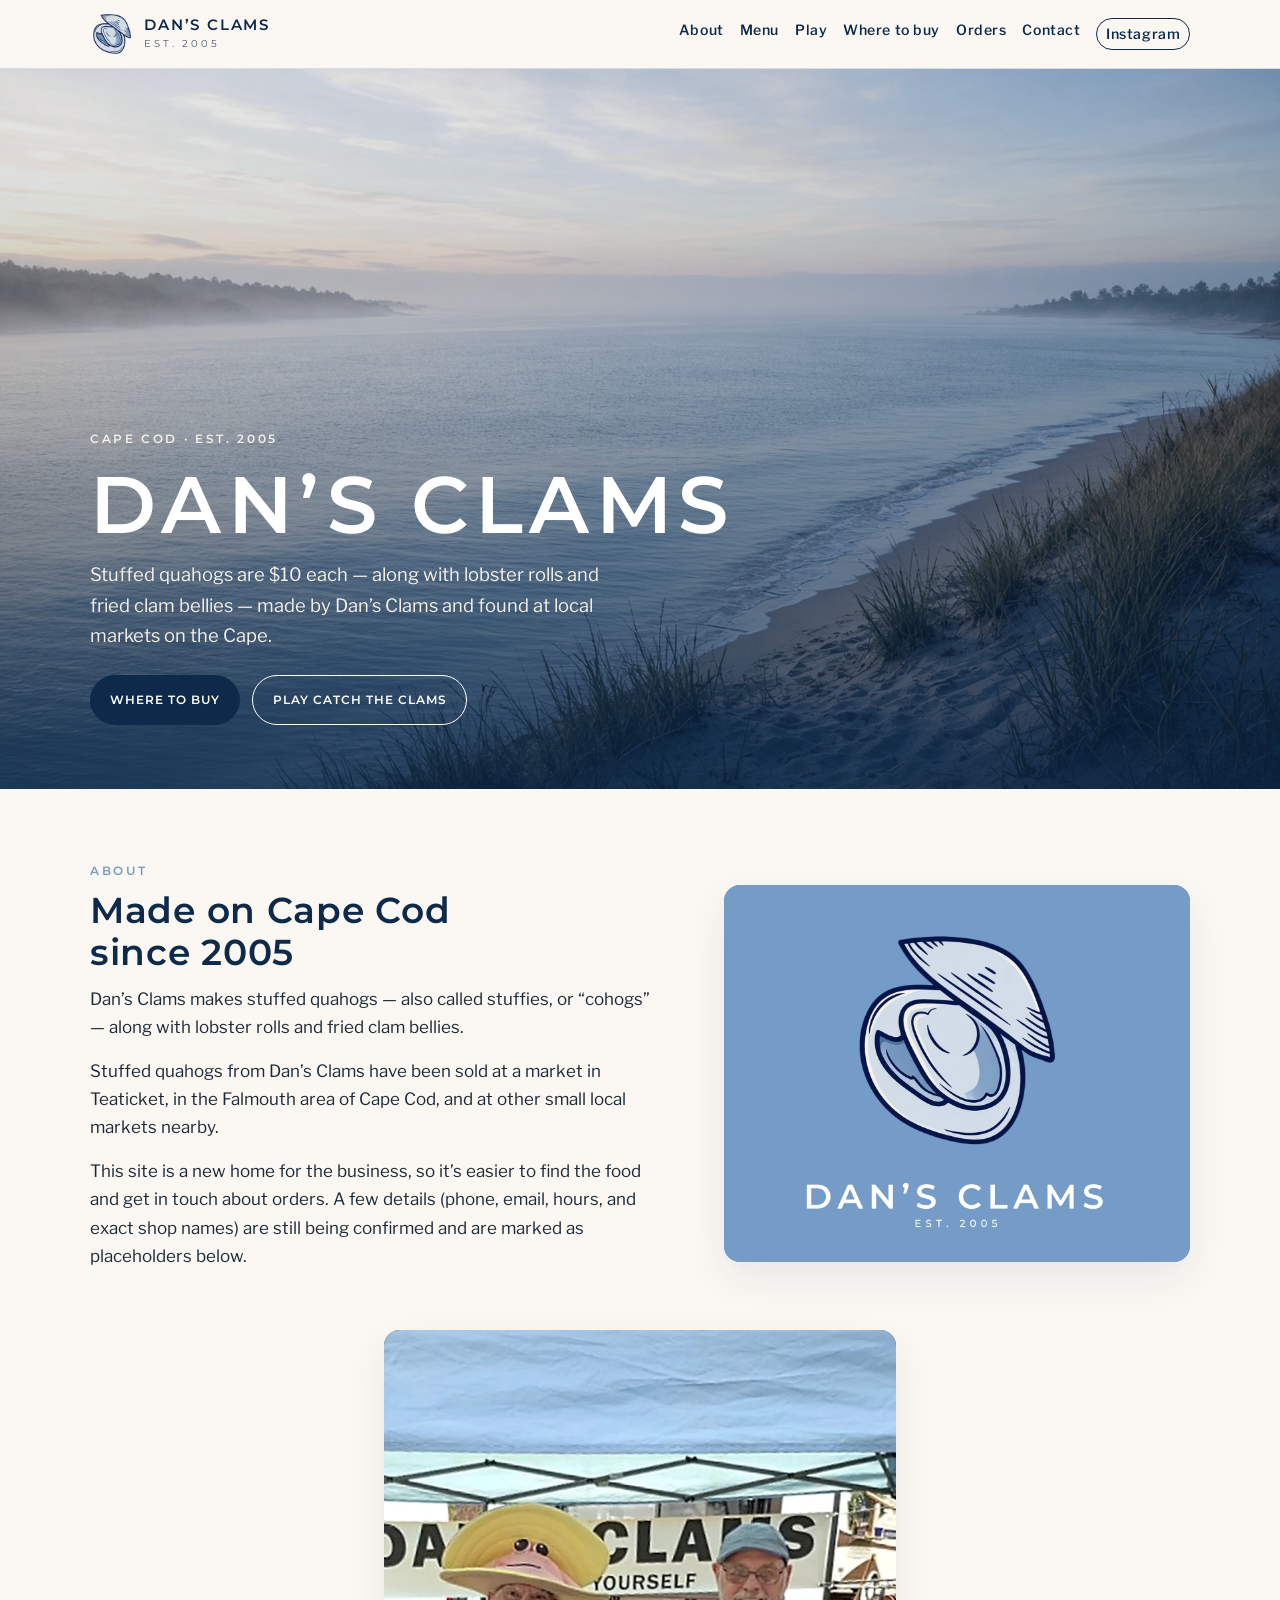
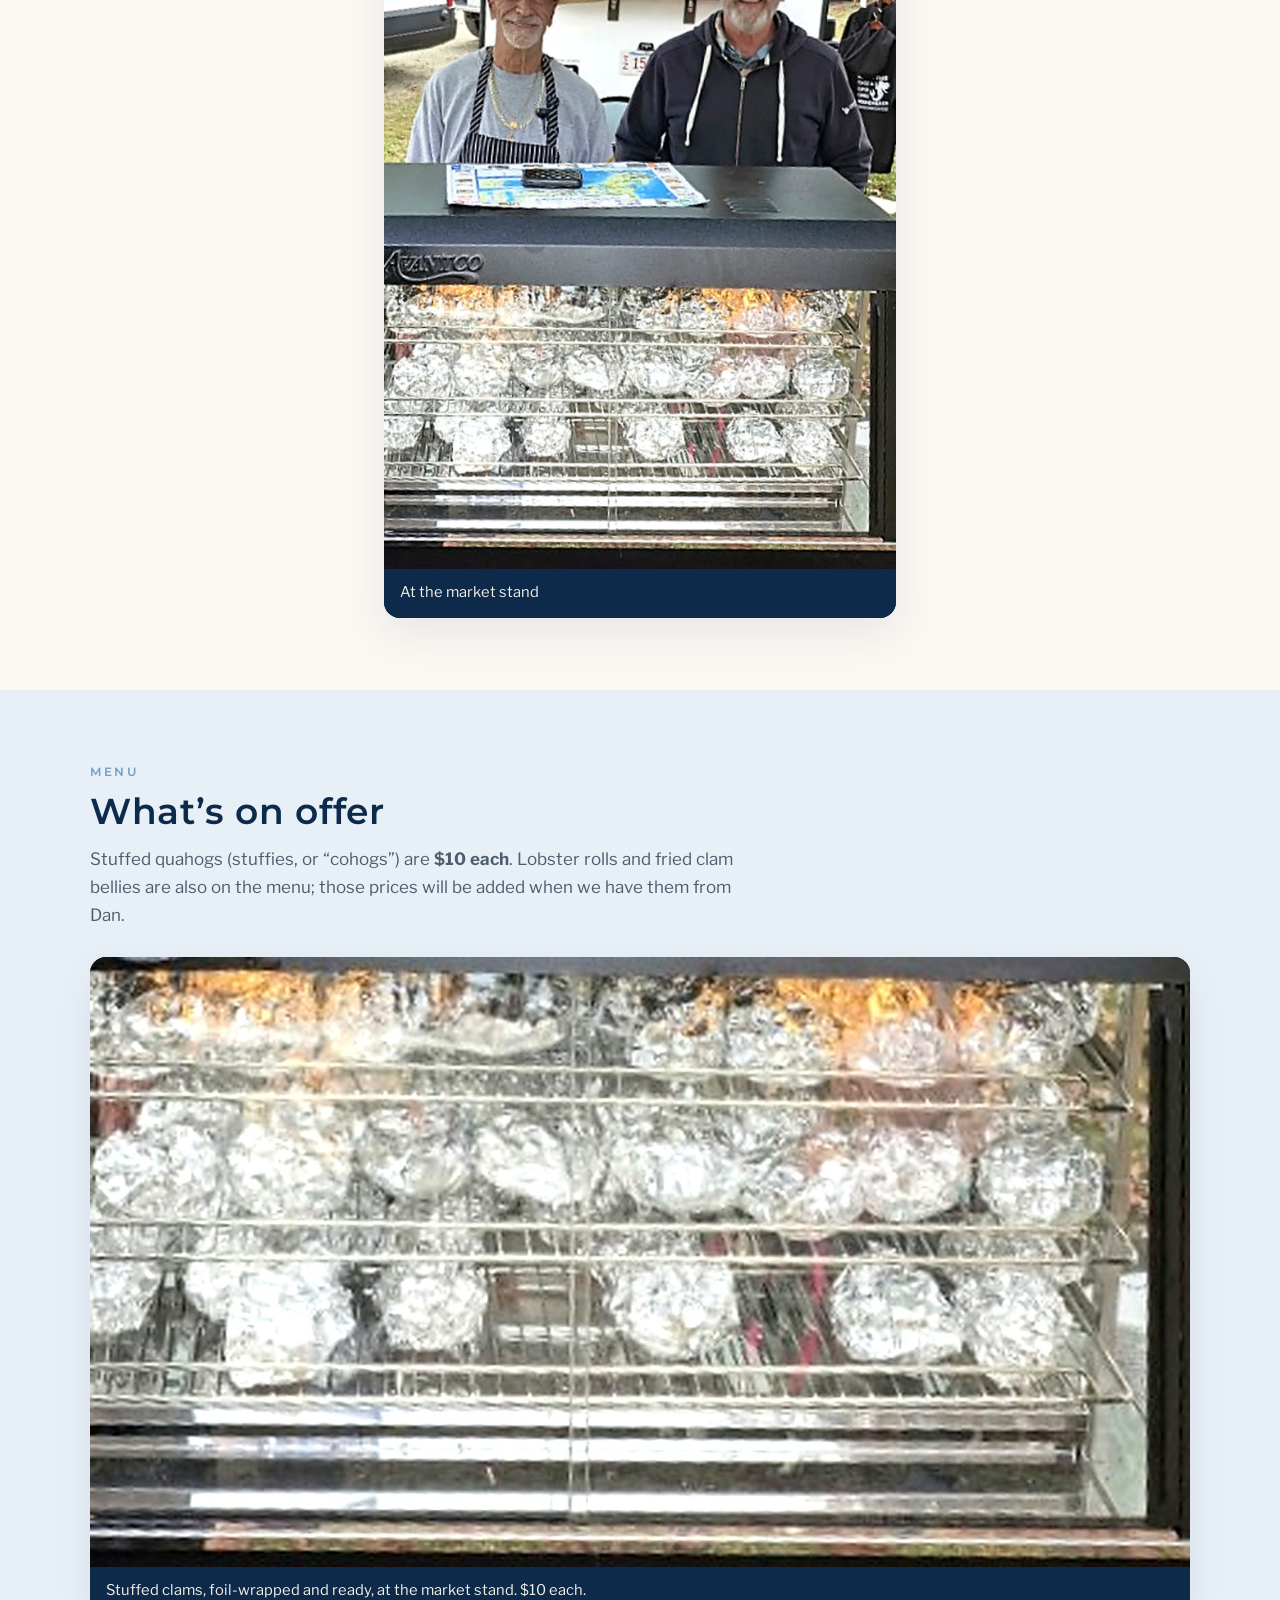
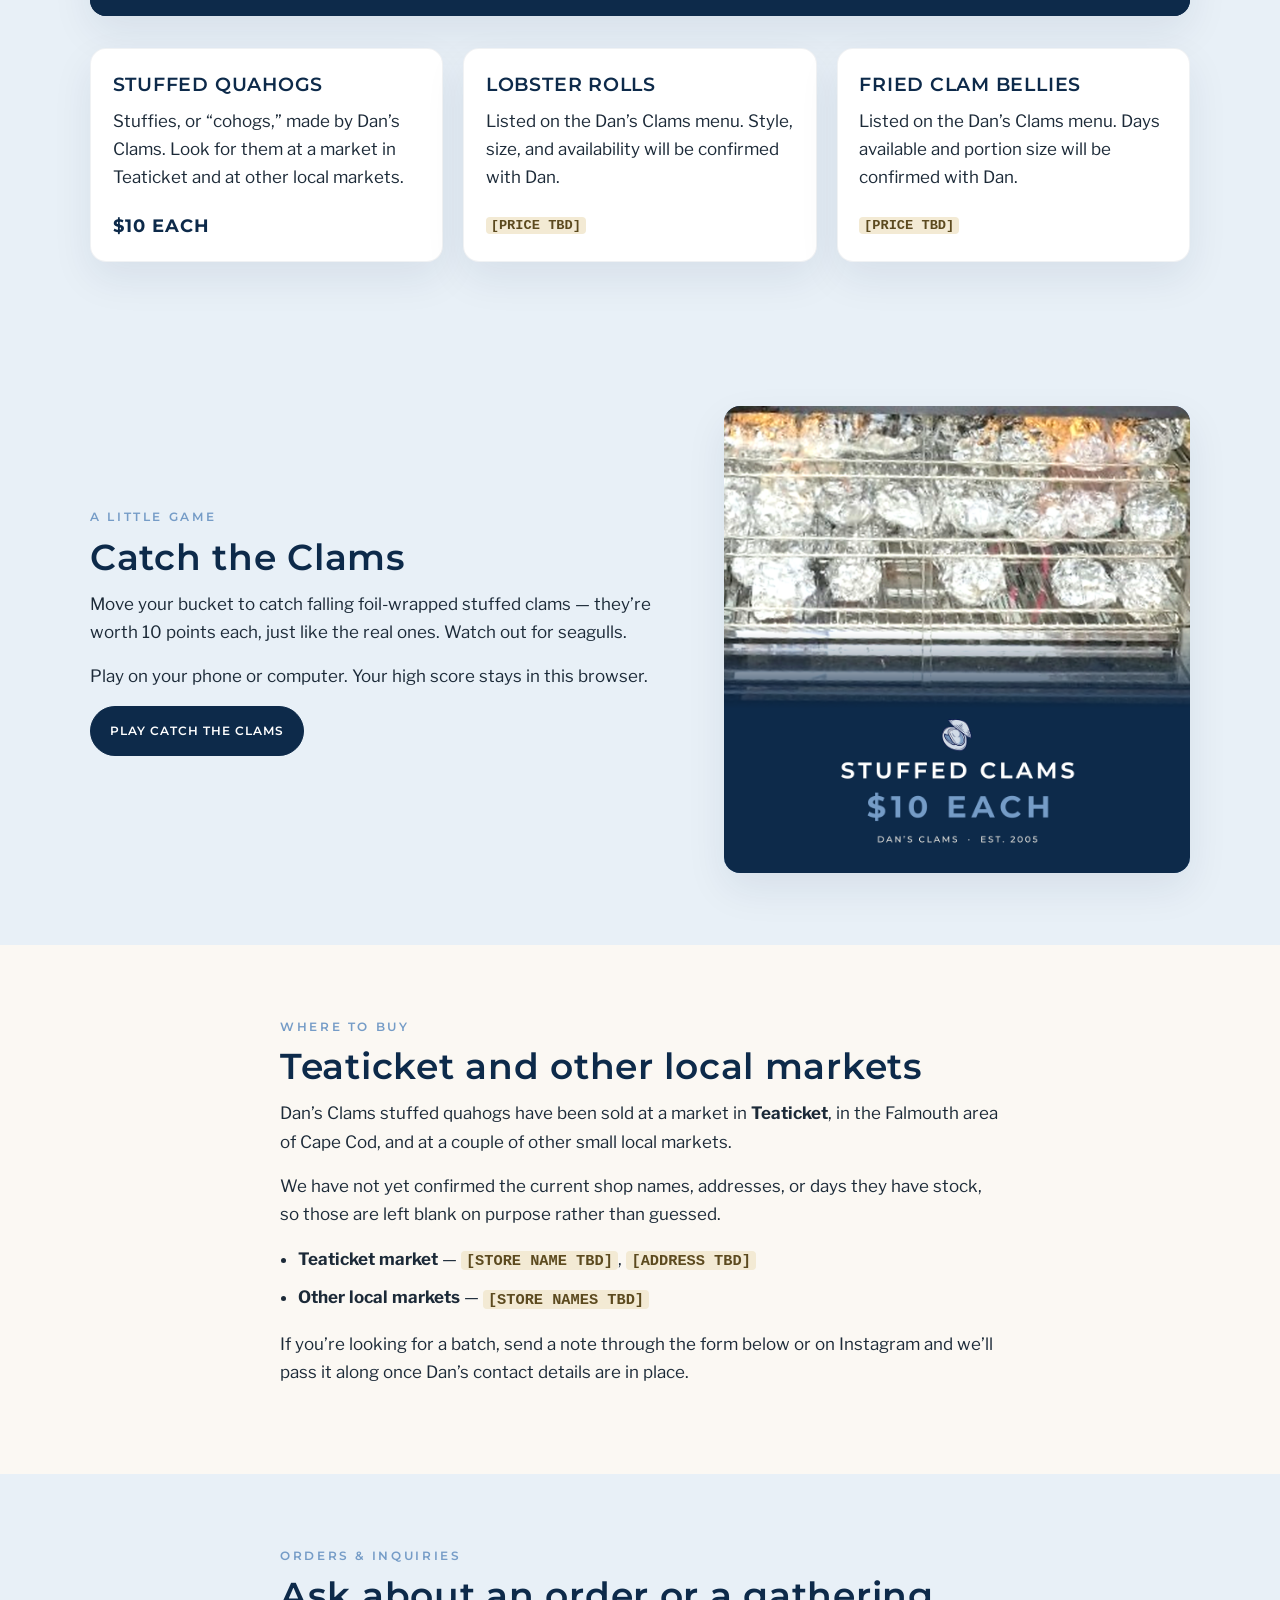
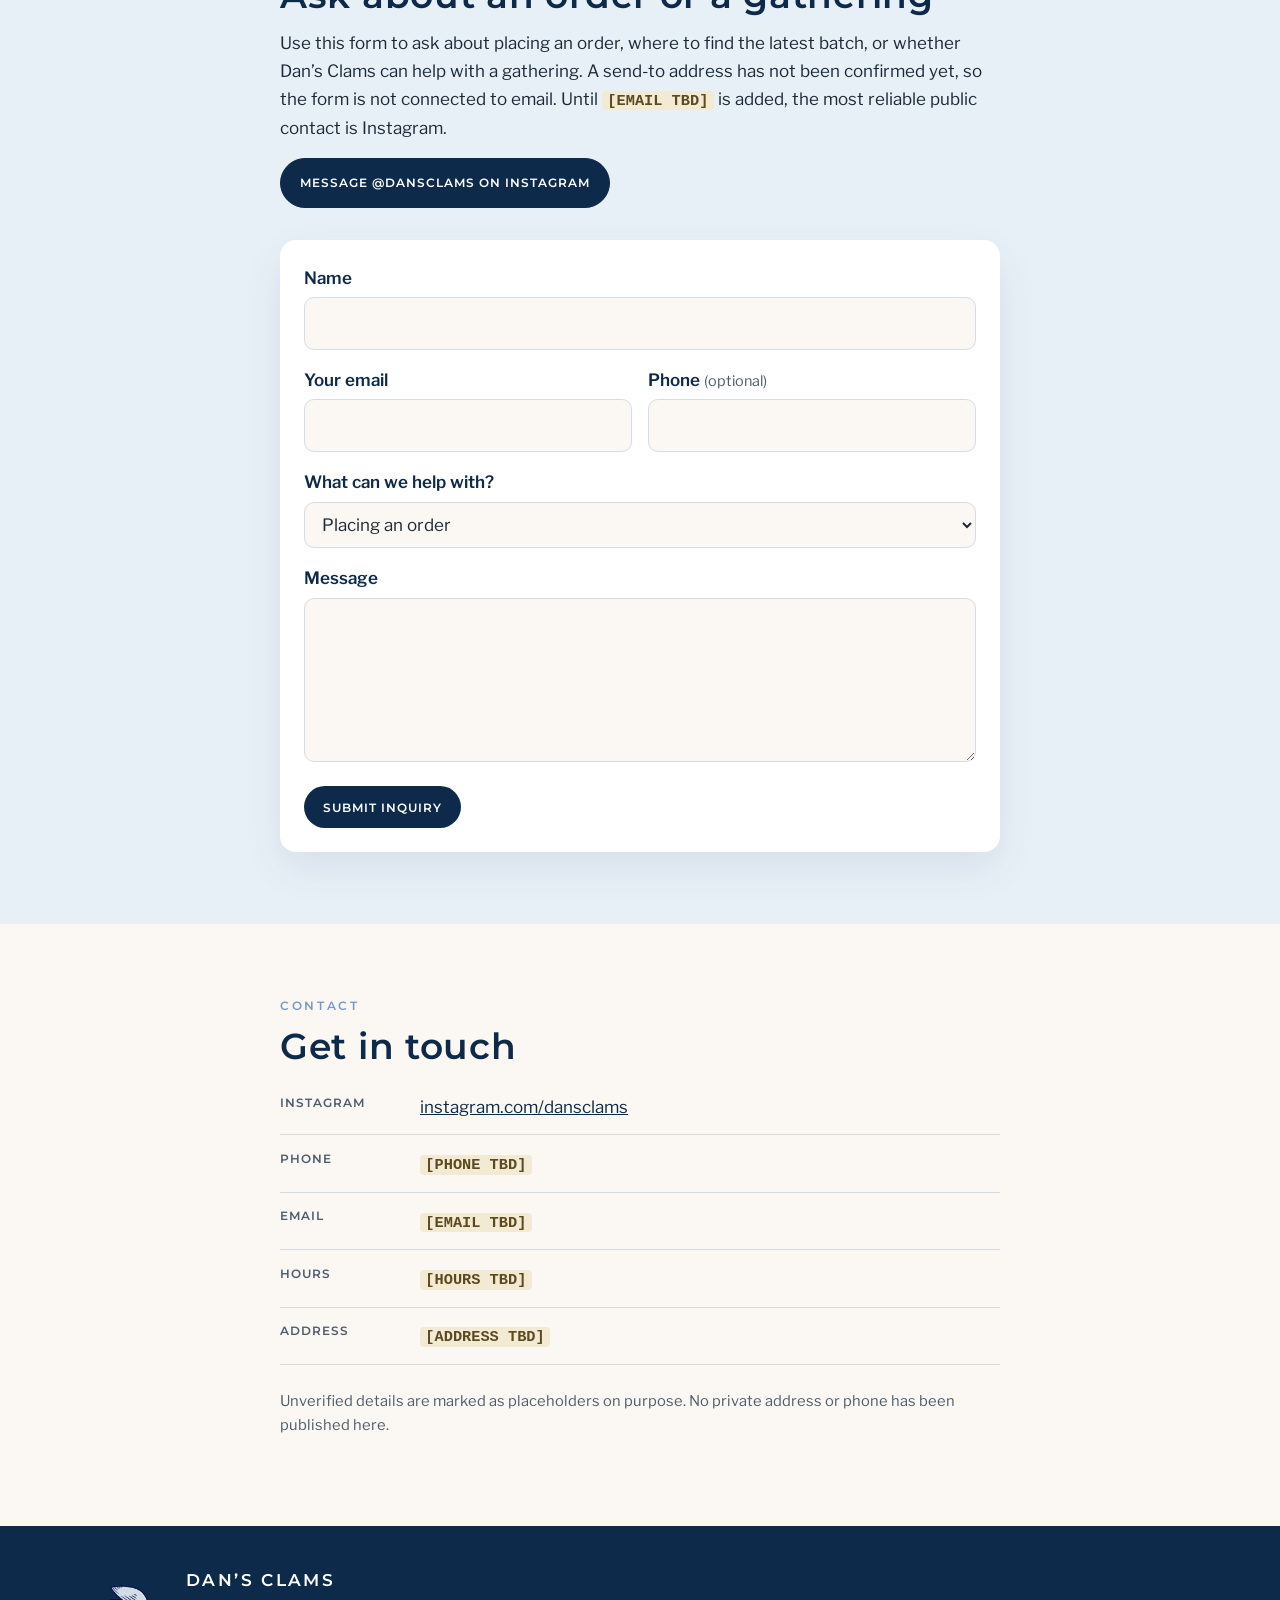
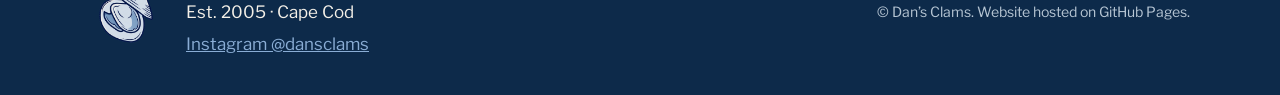
<file: index.html>
<!DOCTYPE html>
<html lang="en">
<head>
  <meta charset="utf-8">
  <meta name="viewport" content="width=device-width, initial-scale=1">
  <title>Dan’s Clams — Stuffed Quahogs on Cape Cod</title>
  <meta name="description" content="Dan’s Clams, est. 2005. Stuffed quahogs are $10 each. Also lobster rolls and fried clam bellies. Look for them at a market in Teaticket and other local Cape Cod markets.">
  <link rel="canonical" href="https://platinum00001.github.io/dans-clams/">
  <meta property="og:title" content="Dan’s Clams — Stuffed Quahogs on Cape Cod">
  <meta property="og:description" content="Stuffed quahogs are $10 each. Lobster rolls and fried clam bellies too. Est. 2005.">
  <meta property="og:image" content="https://platinum00001.github.io/dans-clams/assets/brand/png/facebook-cover.png">
  <meta property="og:type" content="website">
  <meta name="twitter:card" content="summary_large_image">
  <link rel="icon" type="image/png" sizes="32x32" href="assets/brand/png/favicon-32.png">
  <link rel="icon" type="image/png" sizes="512x512" href="assets/brand/png/favicon-512.png">
  <link rel="apple-touch-icon" href="assets/brand/png/apple-touch-icon.png">
  <link rel="preconnect" href="https://fonts.googleapis.com">
  <link rel="preconnect" href="https://fonts.gstatic.com" crossorigin>
  <link href="https://fonts.googleapis.com/css2?family=Libre+Franklin:ital,wght@0,400;0,500;0,600;1,400&family=Montserrat:wght@500;600;700&display=swap" rel="stylesheet">
  <link rel="stylesheet" href="css/styles.css">
</head>
<body>
  <a class="skip-link" href="#main">Skip to content</a>

  <header class="site-header">
    <div class="wrap header-inner">
      <a class="wordmark" href="#top">
        <img src="assets/brand/png/clam-icon-transparent.png" width="56" height="59" alt="">
        <span class="wordmark-text">
          <span class="wordmark-name">Dan’s Clams</span>
          <span class="wordmark-est">Est. 2005</span>
        </span>
      </a>
      <nav class="nav" aria-label="Primary">
        <a href="#about">About</a>
        <a href="#menu">Menu</a>
        <a href="game.html">Play</a>
        <a href="#where">Where to buy</a>
        <a href="#inquire">Orders</a>
        <a href="#contact">Contact</a>
        <a class="nav-ig" href="https://www.instagram.com/dansclams" rel="noopener noreferrer" target="_blank">Instagram</a>
      </nav>
    </div>
  </header>

  <main id="main">
    <section class="hero" id="top" aria-labelledby="hero-title">
      <img class="hero-photo" src="assets/brand/png/hero-beach.png" alt="A quiet Cape Cod shoreline at first light.">
      <div class="hero-scrim"></div>
      <div class="wrap hero-copy">
        <p class="eyebrow">Cape Cod · Est. 2005</p>
        <h1 id="hero-title">Dan’s Clams</h1>
        <p class="lede">Stuffed quahogs are $10 each — along with lobster rolls and fried clam bellies — made by Dan’s Clams and found at local markets on the Cape.</p>
        <p class="hero-actions">
          <a class="btn btn-primary" href="#where">Where to buy</a>
          <a class="btn btn-ghost" href="game.html">Play Catch the Clams</a>
        </p>
      </div>
    </section>

    <section class="section" id="about">
      <div class="wrap split">
        <div>
          <p class="eyebrow">About</p>
          <h2>Made on Cape Cod since&nbsp;2005</h2>
          <p>Dan’s Clams makes stuffed quahogs — also called stuffies, or “cohogs” — along with lobster rolls and fried clam bellies.</p>
          <p>Stuffed quahogs from Dan’s Clams have been sold at a market in Teaticket, in the Falmouth area of Cape Cod, and at other small local markets nearby.</p>
          <p>This site is a new home for the business, so it’s easier to find the food and get in touch about orders. A few details (phone, email, hours, and exact shop names) are still being confirmed and are marked as placeholders below.</p>
        </div>
        <figure class="about-mark">
          <img src="assets/brand/png/logo-wordmark-on-blue.png" width="700" height="565" alt="Dan’s Clams logo: a line-drawn open quahog, the name Dan’s Clams, and Est. 2005.">
        </figure>
      </div>
      <div class="wrap">
        <figure class="stand-photo">
          <picture>
            <source type="image/webp" srcset="assets/photos/stand.webp">
            <img src="assets/photos/stand.jpg" width="1248" height="2046" alt="The Dan’s Clams market stand under a light-blue tent, with two people behind a heated case of foil-wrapped stuffed clams.">
          </picture>
          <figcaption>At the market stand</figcaption>
        </figure>
      </div>
    </section>

    <section class="section section-alt" id="menu">
      <div class="wrap">
        <p class="eyebrow">Menu</p>
        <h2>What’s on offer</h2>
        <p class="section-intro">Stuffed quahogs (stuffies, or “cohogs”) are <strong>$10 each</strong>. Lobster rolls and fried clam bellies are also on the menu; those prices will be added when we have them from Dan.</p>
        <figure class="menu-photo">
          <img src="assets/photos/clam-case.jpg" width="1616" height="896" alt="Foil-wrapped stuffed clams stacked on racks in a heated display case at the Dan’s Clams market stand.">
          <figcaption>Stuffed clams, foil-wrapped and ready, at the market stand. $10 each.</figcaption>
        </figure>
        <ul class="cards">
          <li class="card">
            <h3>Stuffed quahogs</h3>
            <p>Stuffies, or “cohogs,” made by Dan’s Clams. Look for them at a market in Teaticket and at other local markets.</p>
            <p class="price"><span class="price-now">$10 each</span></p>
          </li>
          <li class="card">
            <h3>Lobster rolls</h3>
            <p>Listed on the Dan’s Clams menu. Style, size, and availability will be confirmed with Dan.</p>
            <p class="price"><span class="tbd">[PRICE TBD]</span></p>
          </li>
          <li class="card">
            <h3>Fried clam bellies</h3>
            <p>Listed on the Dan’s Clams menu. Days available and portion size will be confirmed with Dan.</p>
            <p class="price"><span class="tbd">[PRICE TBD]</span></p>
          </li>
        </ul>
      </div>
    </section>


    <section class="section section-alt" id="play">
      <div class="wrap split">
        <div>
          <p class="eyebrow">A little game</p>
          <h2>Catch the Clams</h2>
          <p>Move your bucket to catch falling foil-wrapped stuffed clams — they’re worth 10 points each, just like the real ones. Watch out for seagulls.</p>
          <p>Play on your phone or computer. Your high score stays in this browser.</p>
          <p><a class="btn btn-primary" href="game.html">Play Catch the Clams</a></p>
        </div>
        <figure class="about-mark play-preview">
          <img src="assets/brand/png/promo-stuffed-clams-10.png" width="1080" height="1080" alt="Dan’s Clams promo: foil-wrapped stuffed clams in a warmer, with the logo and the price $10 each.">
        </figure>
      </div>
    </section>

    <section class="section" id="where">
      <div class="wrap narrow">
        <p class="eyebrow">Where to buy</p>
        <h2>Teaticket and other local markets</h2>
        <p>Dan’s Clams stuffed quahogs have been sold at a market in <strong>Teaticket</strong>, in the Falmouth area of Cape Cod, and at a couple of other small local markets.</p>
        <p>We have not yet confirmed the current shop names, addresses, or days they have stock, so those are left blank on purpose rather than guessed.</p>
        <ul class="plain-list">
          <li><strong>Teaticket market</strong> — <span class="tbd">[STORE NAME TBD]</span>, <span class="tbd">[ADDRESS TBD]</span></li>
          <li><strong>Other local markets</strong> — <span class="tbd">[STORE NAMES TBD]</span></li>
        </ul>
        <p>If you’re looking for a batch, send a note through the form below or on Instagram and we’ll pass it along once Dan’s contact details are in place.</p>
      </div>
    </section>

    <section class="section section-alt" id="inquire">
      <div class="wrap narrow">
        <p class="eyebrow">Orders &amp; inquiries</p>
        <h2>Ask about an order or a gathering</h2>
        <p>Use this form to ask about placing an order, where to find the latest batch, or whether Dan’s Clams can help with a gathering. A send-to address has not been confirmed yet, so the form is not connected to email. Until <span class="tbd">[EMAIL TBD]</span> is added, the most reliable public contact is Instagram.</p>
        <p><a class="btn btn-primary" href="https://www.instagram.com/dansclams" rel="noopener noreferrer" target="_blank">Message @dansclams on Instagram</a></p>
        <form class="inquire-form" action="#" method="post" onsubmit="return window.dansClamsForm(event)">
          <div class="field">
            <label for="name">Name</label>
            <input id="name" name="name" type="text" autocomplete="name" required>
          </div>
          <div class="field-row">
            <div class="field">
              <label for="email">Your email</label>
              <input id="email" name="email" type="email" autocomplete="email" required>
            </div>
            <div class="field">
              <label for="phone">Phone <span class="optional">(optional)</span></label>
              <input id="phone" name="phone" type="tel" autocomplete="tel">
            </div>
          </div>
          <div class="field">
            <label for="topic">What can we help with?</label>
            <select id="topic" name="topic">
              <option value="order">Placing an order</option>
              <option value="where">Where to buy</option>
              <option value="gathering">A gathering or event</option>
              <option value="other">Something else</option>
            </select>
          </div>
          <div class="field">
            <label for="message">Message</label>
            <textarea id="message" name="message" rows="5" required></textarea>
          </div>
          <button class="btn btn-primary" type="submit">Submit inquiry</button>
          <p class="form-note" id="form-note" hidden></p>
        </form>
      </div>
    </section>

    <section class="section" id="contact">
      <div class="wrap narrow">
        <p class="eyebrow">Contact</p>
        <h2>Get in touch</h2>
        <dl class="contact-list">
          <div>
            <dt>Instagram</dt>
            <dd><a href="https://www.instagram.com/dansclams" rel="noopener noreferrer" target="_blank">instagram.com/dansclams</a></dd>
          </div>
          <div>
            <dt>Phone</dt>
            <dd><span class="tbd">[PHONE TBD]</span></dd>
          </div>
          <div>
            <dt>Email</dt>
            <dd><span class="tbd">[EMAIL TBD]</span></dd>
          </div>
          <div>
            <dt>Hours</dt>
            <dd><span class="tbd">[HOURS TBD]</span></dd>
          </div>
          <div>
            <dt>Address</dt>
            <dd><span class="tbd">[ADDRESS TBD]</span></dd>
          </div>
        </dl>
        <p class="fineprint">Unverified details are marked as placeholders on purpose. No private address or phone has been published here.</p>
      </div>
    </section>
  </main>

  <footer class="site-footer">
    <div class="wrap footer-inner">
      <img class="footer-mark" src="assets/brand/png/logo-icon.png" width="72" height="72" alt="">
      <div>
        <p class="footer-name">Dan’s Clams</p>
        <p>Est. 2005 · Cape Cod</p>
        <p><a href="https://www.instagram.com/dansclams" rel="noopener noreferrer" target="_blank">Instagram @dansclams</a></p>
      </div>
      <p class="footer-copy">© Dan’s Clams. Website hosted on GitHub Pages.</p>
    </div>
  </footer>

  <script>
    window.dansClamsForm = function (event) {
      event.preventDefault();
      var note = document.getElementById("form-note");
      note.hidden = false;
      note.textContent = "Thanks — this form is not connected yet, because an email address has not been confirmed ([EMAIL TBD]). Please send a message on Instagram at instagram.com/dansclams in the meantime.";
      return false;
    };
  </script>
</body>
</html>
</file>
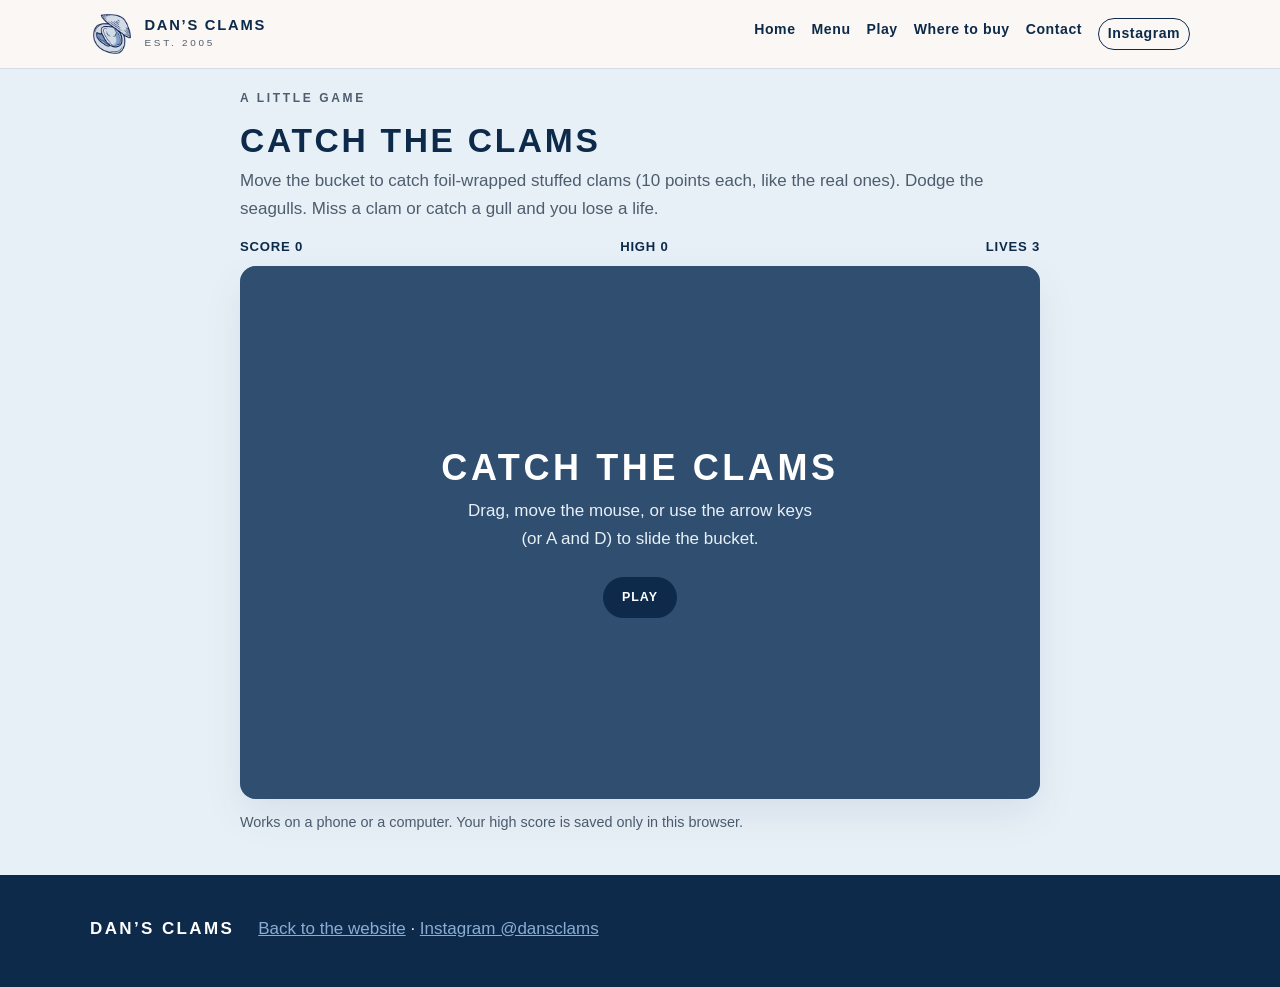
<file: game.html>
<!DOCTYPE html>
<html lang="en">
<head>
  <meta charset="utf-8">
  <meta name="viewport" content="width=device-width, initial-scale=1, maximum-scale=1, user-scalable=no">
  <title>Catch the Clams — Dan’s Clams</title>
  <meta name="description" content="Catch falling foil-wrapped stuffed clams and dodge seagulls in this little Dan’s Clams game.">
  <link rel="canonical" href="https://platinum00001.github.io/dans-clams/game.html">
  <link rel="icon" type="image/png" sizes="32x32" href="assets/brand/png/favicon-32.png">
  <link rel="apple-touch-icon" href="assets/brand/png/apple-touch-icon.png">
  <link rel="stylesheet" href="css/styles.css">
  <style>
    .game-page { background: #e8f0f7; }
    .game-wrap { width: min(800px, calc(100% - 1.5rem)); margin: 1.25rem auto 2.5rem; }
    .game-head h1 {
      font-size: clamp(1.5rem, 5vw, 2.1rem);
      letter-spacing: 0.08em;
      text-transform: uppercase;
      margin-bottom: 0.35rem;
    }
    .game-head p { color: var(--muted); margin-bottom: 0.85rem; }
    .hud {
      display: flex;
      justify-content: space-between;
      gap: 0.75rem;
      flex-wrap: wrap;
      font-family: var(--font-display);
      font-weight: 600;
      letter-spacing: 0.06em;
      text-transform: uppercase;
      font-size: 0.82rem;
      color: var(--navy);
      margin-bottom: 0.5rem;
    }
    .stage {
      position: relative;
      background: #7ba4c8;
      border-radius: 16px;
      overflow: hidden;
      box-shadow: var(--shadow);
      touch-action: none;
    }
    #game {
      display: block;
      width: 100%;
      height: auto;
      vertical-align: middle;
      background: #8aadd5;
    }
    .overlay {
      position: absolute;
      inset: 0;
      display: flex;
      flex-direction: column;
      align-items: center;
      justify-content: center;
      text-align: center;
      padding: 1.25rem;
      background: rgba(13, 42, 74, 0.72);
      color: #f4f0e8;
    }
    .overlay[hidden] { display: none; }
    .overlay h2 {
      color: #fff;
      letter-spacing: 0.1em;
      text-transform: uppercase;
      margin-bottom: 0.5rem;
    }
    .overlay p { color: #e8f0f7; max-width: 22rem; }
    .overlay .btn { margin-top: 0.5rem; cursor: pointer; border: 0; }
    .hint { font-size: 0.9rem; color: var(--muted); margin: 0.75rem 0 0; }
    .site-header .wordmark { text-decoration: none; }
  </style>
</head>
<body class="game-page">
  <a class="skip-link" href="#game-main">Skip to game</a>
  <header class="site-header">
    <div class="wrap header-inner">
      <a class="wordmark" href="index.html">
        <img src="assets/brand/png/clam-icon-transparent.png" width="56" height="59" alt="">
        <span class="wordmark-text">
          <span class="wordmark-name">Dan’s Clams</span>
          <span class="wordmark-est">Est. 2005</span>
        </span>
      </a>
      <nav class="nav" aria-label="Primary">
        <a href="index.html">Home</a>
        <a href="index.html#menu">Menu</a>
        <a href="game.html" aria-current="page">Play</a>
        <a href="index.html#where">Where to buy</a>
        <a href="index.html#contact">Contact</a>
        <a class="nav-ig" href="https://www.instagram.com/dansclams" rel="noopener noreferrer" target="_blank">Instagram</a>
      </nav>
    </div>
  </header>

  <main id="game-main" class="game-wrap">
    <div class="game-head">
      <p class="eyebrow">A little game</p>
      <h1>Catch the Clams</h1>
      <p>Move the bucket to catch foil-wrapped stuffed clams (10 points each, like the real ones). Dodge the seagulls. Miss a clam or catch a gull and you lose a life.</p>
    </div>
    <div class="hud" aria-live="polite">
      <span>Score <strong id="score">0</strong></span>
      <span>High <strong id="high">0</strong></span>
      <span>Lives <strong id="lives">3</strong></span>
    </div>
    <div class="stage" id="stage">
      <canvas id="game" width="720" height="480" role="img" aria-label="Catch the Clams game canvas"></canvas>
      <div class="overlay" id="start-screen">
        <h2>Catch the Clams</h2>
        <p>Drag, move the mouse, or use the arrow keys (or A and D) to slide the bucket.</p>
        <button class="btn btn-primary" type="button" id="start-btn">Play</button>
      </div>
      <div class="overlay" id="end-screen" hidden>
        <h2>Game over</h2>
        <p id="end-copy"></p>
        <button class="btn btn-primary" type="button" id="restart-btn">Play again</button>
      </div>
    </div>
    <p class="hint">Works on a phone or a computer. Your high score is saved only in this browser.</p>
  </main>

  <footer class="site-footer">
    <div class="wrap footer-inner">
      <p class="footer-name">Dan’s Clams</p>
      <p><a href="index.html">Back to the website</a> · <a href="https://www.instagram.com/dansclams" rel="noopener noreferrer" target="_blank">Instagram @dansclams</a></p>
    </div>
  </footer>

  <script>
  (function () {
    var HS_KEY = "dansClamsCatchHighScore";
    var canvas = document.getElementById("game");
    var ctx = canvas.getContext("2d");
    var stage = document.getElementById("stage");
    var startScreen = document.getElementById("start-screen");
    var endScreen = document.getElementById("end-screen");
    var endCopy = document.getElementById("end-copy");
    var scoreEl = document.getElementById("score");
    var highEl = document.getElementById("high");
    var livesEl = document.getElementById("lives");

    var W = 720, H = 480;
    var dpr = Math.max(1, Math.min(2, window.devicePixelRatio || 1));

    var state = "ready"; // ready | playing | over
    var score = 0;
    var lives = 3;
    var high = 0;
    try { high = parseInt(localStorage.getItem(HS_KEY) || "0", 10) || 0; } catch (e) { high = 0; }
    highEl.textContent = String(high);

    var bucket = { x: W / 2, y: H - 58, w: 108, h: 44, speed: 420 };
    var keys = { left: false, right: false };
    var items = [];
    var spawnT = 0;
    var spawnEvery = 1.05;
    var elapsed = 0;
    var last = 0;
    var raf = 0;

    function resize() {
      var cssW = stage.clientWidth;
      var cssH = Math.round(cssW * (H / W));
      canvas.style.width = cssW + "px";
      canvas.style.height = cssH + "px";
      canvas.width = Math.round(cssW * dpr);
      canvas.height = Math.round(cssH * dpr);
      ctx.setTransform(dpr * cssW / W, 0, 0, dpr * cssH / H, 0, 0);
    }
    window.addEventListener("resize", resize);
    resize();

    function pointerX(event) {
      var rect = canvas.getBoundingClientRect();
      var clientX = event.clientX;
      if (event.touches && event.touches[0]) clientX = event.touches[0].clientX;
      return ((clientX - rect.left) / rect.width) * W;
    }
    function moveTo(x) {
      bucket.x = Math.max(bucket.w / 2, Math.min(W - bucket.w / 2, x));
    }
    canvas.addEventListener("mousemove", function (e) {
      if (state === "playing") moveTo(pointerX(e));
    });
    canvas.addEventListener("mousedown", function (e) {
      if (state === "playing") moveTo(pointerX(e));
    });
    stage.addEventListener("touchstart", function (e) {
      if (state !== "playing") return;
      e.preventDefault();
      moveTo(pointerX(e));
    }, { passive: false });
    stage.addEventListener("touchmove", function (e) {
      if (state !== "playing") return;
      e.preventDefault();
      moveTo(pointerX(e));
    }, { passive: false });

    window.addEventListener("keydown", function (e) {
      if (e.key === "ArrowLeft" || e.key === "a" || e.key === "A") keys.left = true;
      if (e.key === "ArrowRight" || e.key === "d" || e.key === "D") keys.right = true;
      if ((e.key === "Enter" || e.key === " ") && state !== "playing") {
        e.preventDefault();
        startGame();
      }
    });
    window.addEventListener("keyup", function (e) {
      if (e.key === "ArrowLeft" || e.key === "a" || e.key === "A") keys.left = false;
      if (e.key === "ArrowRight" || e.key === "d" || e.key === "D") keys.right = false;
    });

    function resetRound() {
      score = 0;
      lives = 3;
      items = [];
      spawnT = 0;
      spawnEvery = 1.05;
      elapsed = 0;
      bucket.x = W / 2;
      updateHud();
    }
    function updateHud() {
      scoreEl.textContent = String(score);
      livesEl.textContent = String(lives);
      highEl.textContent = String(high);
    }
    function startGame() {
      resetRound();
      state = "playing";
      startScreen.hidden = true;
      endScreen.hidden = true;
      last = performance.now();
      if (raf) cancelAnimationFrame(raf);
      raf = requestAnimationFrame(loop);
    }
    document.getElementById("start-btn").addEventListener("click", startGame);
    document.getElementById("restart-btn").addEventListener("click", startGame);

    function spawn() {
      var isGull = Math.random() < Math.min(0.28, 0.12 + elapsed * 0.01);
      var x = 40 + Math.random() * (W - 80);
      var speed = (isGull ? 150 : 120) + elapsed * 8 + Math.random() * 70;
      items.push({
        type: isGull ? "gull" : "clam",
        x: x,
        y: -28,
        r: isGull ? 22 : 20,
        vy: speed,
        flap: Math.random() * Math.PI * 2
      });
    }

    function hitBucket(it) {
      var left = bucket.x - bucket.w / 2 + 8;
      var right = bucket.x + bucket.w / 2 - 8;
      var top = bucket.y - 6;
      var bottom = bucket.y + bucket.h / 2;
      return it.x > left && it.x < right && it.y + it.r > top && it.y - it.r < bottom;
    }

    function loseLife() {
      lives -= 1;
      updateHud();
      if (lives <= 0) gameOver();
    }
    function gameOver() {
      state = "over";
      if (score > high) {
        high = score;
        try { localStorage.setItem(HS_KEY, String(high)); } catch (e) {}
      }
      updateHud();
      endCopy.textContent = "You scored " + score + ". Best in this browser: " + high + ".";
      endScreen.hidden = false;
    }

    function loop(now) {
      var dt = Math.min(0.033, (now - last) / 1000);
      last = now;
      if (state === "playing") update(dt);
      draw();
      raf = requestAnimationFrame(loop);
    }

    function update(dt) {
      elapsed += dt;
      if (keys.left) bucket.x -= bucket.speed * dt;
      if (keys.right) bucket.x += bucket.speed * dt;
      bucket.x = Math.max(bucket.w / 2, Math.min(W - bucket.w / 2, bucket.x));

      spawnEvery = Math.max(0.42, 1.05 - elapsed * 0.018);
      spawnT += dt;
      if (spawnT >= spawnEvery) {
        spawnT = 0;
        spawn();
      }

      for (var i = items.length - 1; i >= 0; i--) {
        var it = items[i];
        it.y += it.vy * dt;
        it.flap += dt * 8;
        if (hitBucket(it)) {
          items.splice(i, 1);
          if (it.type === "clam") {
            score += 10;
            updateHud();
          } else {
            loseLife();
            if (state !== "playing") return;
          }
        } else if (it.y - it.r > H) {
          items.splice(i, 1);
          if (it.type === "clam") {
            loseLife();
            if (state !== "playing") return;
          }
        }
      }
    }

    function drawSky() {
      var g = ctx.createLinearGradient(0, 0, 0, H);
      g.addColorStop(0, "#c5d9ea");
      g.addColorStop(0.55, "#8aadd5");
      g.addColorStop(1, "#6f97bb");
      ctx.fillStyle = g;
      ctx.fillRect(0, 0, W, H);
      // sand
      ctx.fillStyle = "#e8d9b8";
      ctx.fillRect(0, H - 36, W, 36);
      ctx.fillStyle = "#dcc89a";
      ctx.fillRect(0, H - 36, W, 4);
    }

    function drawBucket() {
      var x = bucket.x, y = bucket.y, w = bucket.w, h = bucket.h;
      ctx.save();
      ctx.translate(x, y);
      // body
      ctx.beginPath();
      ctx.moveTo(-w / 2 + 6, -h / 2);
      ctx.lineTo(w / 2 - 6, -h / 2);
      ctx.lineTo(w / 2 - 14, h / 2);
      ctx.lineTo(-w / 2 + 14, h / 2);
      ctx.closePath();
      ctx.fillStyle = "#0d2a4a";
      ctx.fill();
      ctx.strokeStyle = "#1a3d63";
      ctx.lineWidth = 2;
      ctx.stroke();
      // rim
      ctx.beginPath();
      ctx.ellipse(0, -h / 2, w / 2 - 4, 8, 0, 0, Math.PI * 2);
      ctx.fillStyle = "#759cc7";
      ctx.fill();
      ctx.strokeStyle = "#0d2a4a";
      ctx.lineWidth = 2;
      ctx.stroke();
      // handle
      ctx.beginPath();
      ctx.arc(0, -h / 2 - 2, w / 2 - 18, Math.PI, 0, true);
      ctx.strokeStyle = "#0d2a4a";
      ctx.lineWidth = 3;
      ctx.stroke();
      ctx.restore();
    }

    function drawClam(it) {
      ctx.save();
      ctx.translate(it.x, it.y);
      ctx.rotate(Math.sin(it.flap * 0.4) * 0.15);
      // foil wrap
      ctx.beginPath();
      ctx.ellipse(0, 2, it.r, it.r * 0.82, 0, 0, Math.PI * 2);
      var foil = ctx.createLinearGradient(-it.r, -it.r, it.r, it.r);
      foil.addColorStop(0, "#ffffff");
      foil.addColorStop(0.35, "#d8dce0");
      foil.addColorStop(0.7, "#aeb6bd");
      foil.addColorStop(1, "#f2f4f6");
      ctx.fillStyle = foil;
      ctx.fill();
      ctx.strokeStyle = "#6a737b";
      ctx.lineWidth = 1.2;
      ctx.stroke();
      // crinkles
      ctx.beginPath();
      ctx.moveTo(-it.r * 0.5, -2);
      ctx.quadraticCurveTo(0, -it.r * 0.6, it.r * 0.45, 2);
      ctx.moveTo(-it.r * 0.2, it.r * 0.35);
      ctx.quadraticCurveTo(it.r * 0.1, 0, it.r * 0.55, it.r * 0.15);
      ctx.strokeStyle = "rgba(13,42,74,0.28)";
      ctx.stroke();
      ctx.restore();
    }

    function drawGull(it) {
      ctx.save();
      ctx.translate(it.x, it.y);
      var wing = Math.sin(it.flap) * 8;
      // wings
      ctx.fillStyle = "#f7fbfe";
      ctx.strokeStyle = "#0d2a4a";
      ctx.lineWidth = 1.2;
      ctx.beginPath();
      ctx.moveTo(0, 0);
      ctx.quadraticCurveTo(-18, -16 - wing, -34, -4 - wing * 0.4);
      ctx.quadraticCurveTo(-16, -4, 0, 4);
      ctx.fill();
      ctx.stroke();
      ctx.beginPath();
      ctx.moveTo(0, 0);
      ctx.quadraticCurveTo(18, -16 - wing, 34, -4 - wing * 0.4);
      ctx.quadraticCurveTo(16, -4, 0, 4);
      ctx.fill();
      ctx.stroke();
      // body
      ctx.beginPath();
      ctx.ellipse(0, 4, 9, 7, 0, 0, Math.PI * 2);
      ctx.fillStyle = "#ffffff";
      ctx.fill();
      ctx.stroke();
      // beak
      ctx.beginPath();
      ctx.moveTo(8, 4);
      ctx.lineTo(16, 6);
      ctx.lineTo(8, 8);
      ctx.closePath();
      ctx.fillStyle = "#e0a23a";
      ctx.fill();
      ctx.restore();
    }

    function draw() {
      drawSky();
      for (var i = 0; i < items.length; i++) {
        if (items[i].type === "clam") drawClam(items[i]);
        else drawGull(items[i]);
      }
      drawBucket();
    }

    // idle preview of the empty beach/bucket
    draw();
  })();
  </script>
</body>
</html>
</file>
<file: css/styles.css>
/* Dan’s Clams — coastal, mobile-first */
:root {
  --navy: #0d2a4a;
  --navy-soft: #1a3d63;
  --blue: #759cc7;
  --blue-soft: #8aadd5;
  --blue-wash: #e8f0f7;
  --sand: #f4f0e8;
  --cream: #fbf8f3;
  --white: #ffffff;
  --ink: #1c2a38;
  --muted: #4d5d6e;
  --line: #d4dde6;
  --tbd-bg: #f3ead4;
  --tbd-ink: #5c4a1f;
  --radius: 16px;
  --shadow: 0 16px 40px rgba(13, 42, 74, 0.08);
  --font-display: "Montserrat", "Helvetica Neue", sans-serif;
  --font-body: "Libre Franklin", "Segoe UI", sans-serif;
  --header-h: 4.25rem;
}

*, *::before, *::after { box-sizing: border-box; }
html { scroll-behavior: smooth; }
body {
  margin: 0;
  font-family: var(--font-body);
  font-size: 1.0625rem;
  line-height: 1.65;
  color: var(--ink);
  background: var(--cream);
}
img { max-width: 100%; height: auto; display: block; }
a { color: var(--navy); }
a:hover { color: var(--navy-soft); }
h1, h2, h3 {
  font-family: var(--font-display);
  letter-spacing: 0.02em;
  line-height: 1.15;
  color: var(--navy);
  font-weight: 600;
  margin: 0 0 0.75rem;
}
h1 { font-size: clamp(2.4rem, 8vw, 5rem); letter-spacing: 0.08em; text-transform: uppercase; }
h2 { font-size: clamp(1.6rem, 4vw, 2.25rem); }
h3 { font-size: 1.2rem; letter-spacing: 0.04em; text-transform: uppercase; }
p { margin: 0 0 1rem; }
.wrap {
  width: min(1100px, calc(100% - 2rem));
  margin-inline: auto;
}
.wrap.narrow { width: min(720px, calc(100% - 2rem)); }

.skip-link {
  position: absolute;
  left: 1rem;
  top: -4rem;
  background: var(--navy);
  color: var(--white);
  padding: 0.5rem 0.8rem;
  z-index: 100;
}
.skip-link:focus { top: 1rem; color: var(--white); }

.tbd {
  display: inline;
  background: var(--tbd-bg);
  color: var(--tbd-ink);
  font-family: ui-monospace, "SF Mono", Menlo, monospace;
  font-size: 0.9em;
  font-weight: 600;
  padding: 0.05em 0.35em;
  border-radius: 4px;
}

/* Header */
.site-header {
  position: sticky;
  top: 0;
  z-index: 20;
  background: rgba(251, 248, 243, 0.92);
  backdrop-filter: blur(10px);
  border-bottom: 1px solid var(--line);
}
.header-inner {
  display: flex;
  align-items: center;
  justify-content: space-between;
  gap: 1rem;
  min-height: var(--header-h);
}
.wordmark {
  display: flex;
  align-items: center;
  gap: 0.65rem;
  text-decoration: none;
  color: var(--navy);
  flex-shrink: 0;
}
.wordmark img { width: 44px; height: auto; }
.wordmark-text { display: flex; flex-direction: column; }
.wordmark-name {
  font-family: var(--font-display);
  font-weight: 600;
  letter-spacing: 0.12em;
  text-transform: uppercase;
  font-size: 0.92rem;
  line-height: 1.1;
}
.wordmark-est {
  font-family: var(--font-display);
  font-size: 0.62rem;
  letter-spacing: 0.28em;
  text-transform: uppercase;
  color: var(--muted);
  margin-top: 0.15rem;
}
.nav {
  display: flex;
  flex-wrap: wrap;
  justify-content: flex-end;
  gap: 0.25rem 1rem;
}
.nav a {
  text-decoration: none;
  color: var(--navy);
  font-size: 0.88rem;
  font-weight: 550;
  letter-spacing: 0.04em;
}
.nav a:hover, .nav a:focus-visible { text-decoration: underline; text-underline-offset: 4px; }
.nav-ig {
  border: 1px solid var(--navy);
  padding: 0.2rem 0.55rem;
  border-radius: 999px;
}

/* Hero */
.hero {
  position: relative;
  min-height: min(86vh, 720px);
  display: flex;
  align-items: flex-end;
  color: var(--navy);
  overflow: hidden;
}
.hero-photo {
  position: absolute;
  inset: 0;
  width: 100%;
  height: 100%;
  object-fit: cover;
  object-position: center;
}
.hero-scrim {
  position: absolute;
  inset: 0;
  background: linear-gradient(180deg, rgba(13, 42, 74, 0.08) 0%, rgba(13, 42, 74, 0.22) 40%, rgba(13, 42, 74, 0.72) 100%);
}
.hero-copy {
  position: relative;
  z-index: 1;
  padding: 5rem 0 3rem;
  color: var(--white);
  max-width: 42rem;
  margin-left: max(1rem, calc((100% - 1100px) / 2));
  margin-right: 1rem;
}
.hero-copy .eyebrow,
.hero-copy .lede { color: var(--sand); }
.hero-copy h1 { color: var(--white); margin-bottom: 0.6rem; }
.lede { font-size: 1.15rem; max-width: 32rem; }
.eyebrow {
  font-family: var(--font-display);
  text-transform: uppercase;
  letter-spacing: 0.22em;
  font-size: 0.75rem;
  font-weight: 600;
  color: var(--blue);
  margin-bottom: 0.6rem;
}
.hero-actions { display: flex; flex-wrap: wrap; gap: 0.75rem; margin-top: 1.5rem; }

.btn {
  display: inline-block;
  text-decoration: none;
  font-family: var(--font-display);
  font-weight: 600;
  letter-spacing: 0.08em;
  text-transform: uppercase;
  font-size: 0.78rem;
  padding: 0.85rem 1.2rem;
  border-radius: 999px;
  border: 1px solid transparent;
  cursor: pointer;
}
.btn-primary {
  background: var(--navy);
  color: var(--white);
  border-color: var(--navy);
}
.btn-primary:hover { background: var(--navy-soft); color: var(--white); }
.btn-ghost {
  background: transparent;
  color: var(--white);
  border-color: var(--white);
}
.btn-ghost:hover { background: var(--white); color: var(--navy); }

/* Sections */
.section { padding: 4.5rem 0; }
.section-alt { background: var(--blue-wash); }
.section-intro { color: var(--muted); max-width: 42rem; }
.split {
  display: grid;
  gap: 2.5rem;
  align-items: center;
}
@media (min-width: 800px) {
  .split { grid-template-columns: 1.1fr 0.9fr; gap: 4rem; }
}
.about-mark {
  margin: 0;
  background: var(--blue);
  border-radius: var(--radius);
  overflow: hidden;
  box-shadow: var(--shadow);
}
.about-mark img { width: 100%; }

.cards {
  list-style: none;
  padding: 0;
  margin: 2rem 0 0;
  display: grid;
  gap: 1.25rem;
}
@media (min-width: 700px) {
  .cards { grid-template-columns: repeat(3, 1fr); }
}
.card {
  background: var(--white);
  border-radius: var(--radius);
  padding: 1.5rem 1.35rem 1.25rem;
  box-shadow: var(--shadow);
  border: 1px solid rgba(13, 42, 74, 0.06);
}
.card p:last-child { margin-bottom: 0; }
.price { margin-top: 1.25rem; font-size: 0.95rem; }

.plain-list { padding-left: 1.1rem; }
.plain-list li { margin-bottom: 0.6rem; }

.inquire-form {
  margin-top: 2rem;
  background: var(--white);
  padding: 1.5rem;
  border-radius: var(--radius);
  box-shadow: var(--shadow);
}
.field { margin-bottom: 1rem; }
.field-row { display: grid; gap: 1rem; }
@media (min-width: 600px) {
  .field-row { grid-template-columns: 1fr 1fr; }
}
label { display: block; font-weight: 600; margin-bottom: 0.35rem; color: var(--navy); }
.optional { font-weight: 400; color: var(--muted); font-size: 0.85em; }
input, select, textarea {
  width: 100%;
  font: inherit;
  padding: 0.7rem 0.8rem;
  border: 1px solid var(--line);
  border-radius: 10px;
  background: var(--cream);
  color: var(--ink);
}
input:focus, select:focus, textarea:focus {
  outline: 2px solid var(--blue);
  outline-offset: 1px;
  background: var(--white);
}
.inquire-form .btn { border: 0; }
.form-note {
  margin: 1rem 0 0;
  padding: 0.85rem 1rem;
  background: var(--tbd-bg);
  color: var(--tbd-ink);
  border-radius: 10px;
}

.contact-list { margin: 0 0 1.5rem; }
.contact-list > div {
  display: grid;
  grid-template-columns: 8rem 1fr;
  gap: 0.75rem;
  padding: 0.85rem 0;
  border-bottom: 1px solid var(--line);
}
.contact-list dt {
  font-family: var(--font-display);
  text-transform: uppercase;
  letter-spacing: 0.08em;
  font-size: 0.75rem;
  font-weight: 600;
  color: var(--muted);
}
.contact-list dd { margin: 0; }
.fineprint { color: var(--muted); font-size: 0.92rem; }

.site-footer {
  background: var(--navy);
  color: var(--sand);
  padding: 2.5rem 0;
}
.footer-inner {
  display: grid;
  gap: 1rem;
  justify-items: start;
}
.footer-mark { width: 72px; height: 72px; }
.footer-name {
  font-family: var(--font-display);
  letter-spacing: 0.14em;
  text-transform: uppercase;
  font-weight: 600;
  color: var(--white);
  margin-bottom: 0.25rem;
}
.site-footer a { color: var(--blue-soft); }
.site-footer p { margin: 0 0 0.25rem; }
.footer-copy { margin-top: 0.75rem; font-size: 0.88rem; color: #b7c6d4; }
@media (min-width: 700px) {
  .footer-inner {
    grid-template-columns: auto 1fr auto;
    align-items: center;
    gap: 1.5rem;
  }
  .footer-copy { margin-top: 0; }
}


@media (max-width: 700px) {
  .nav { display: none; }
  .nav.open, .header-inner { flex-wrap: wrap; }
  /* Keep a compact wrap of key links under the logo on small screens */
  .nav {
    display: flex;
    width: 100%;
    justify-content: flex-start;
    padding-bottom: 0.7rem;
    gap: 0.65rem 0.9rem;
  }
  .hero { min-height: 70vh; }
  .hero-copy { padding-top: 3rem; }
  .contact-list > div { grid-template-columns: 1fr; gap: 0.2rem; }
}

.price-now {
  font-family: var(--font-display);
  font-weight: 700;
  letter-spacing: 0.06em;
  text-transform: uppercase;
  color: var(--navy);
  font-size: 1.15rem;
}
.menu-photo {
  margin: 1.75rem 0 0;
  border-radius: var(--radius);
  overflow: hidden;
  box-shadow: var(--shadow);
  background: var(--navy);
}
.menu-photo img { width: 100%; height: auto; display: block; }
.menu-photo figcaption {
  margin: 0;
  padding: 0.7rem 1rem 0.85rem;
  background: var(--navy);
  color: var(--sand);
  font-size: 0.92rem;
}
.play-preview img { width: 100%; height: auto; display: block; }

.stand-photo {
  margin: 2.75rem auto 0;
  max-width: 32rem;
  border-radius: var(--radius);
  overflow: hidden;
  box-shadow: var(--shadow);
  background: var(--navy);
  scroll-margin-top: calc(var(--header-h) + 0.75rem);
}
.stand-photo img,
.stand-photo picture,
.stand-photo source {
  display: block;
  width: 100%;
  height: auto;
}
.stand-photo figcaption {
  margin: 0;
  padding: 0.7rem 1rem 0.85rem;
  background: var(--navy);
  color: var(--sand);
  font-size: 0.92rem;
}
</file>
